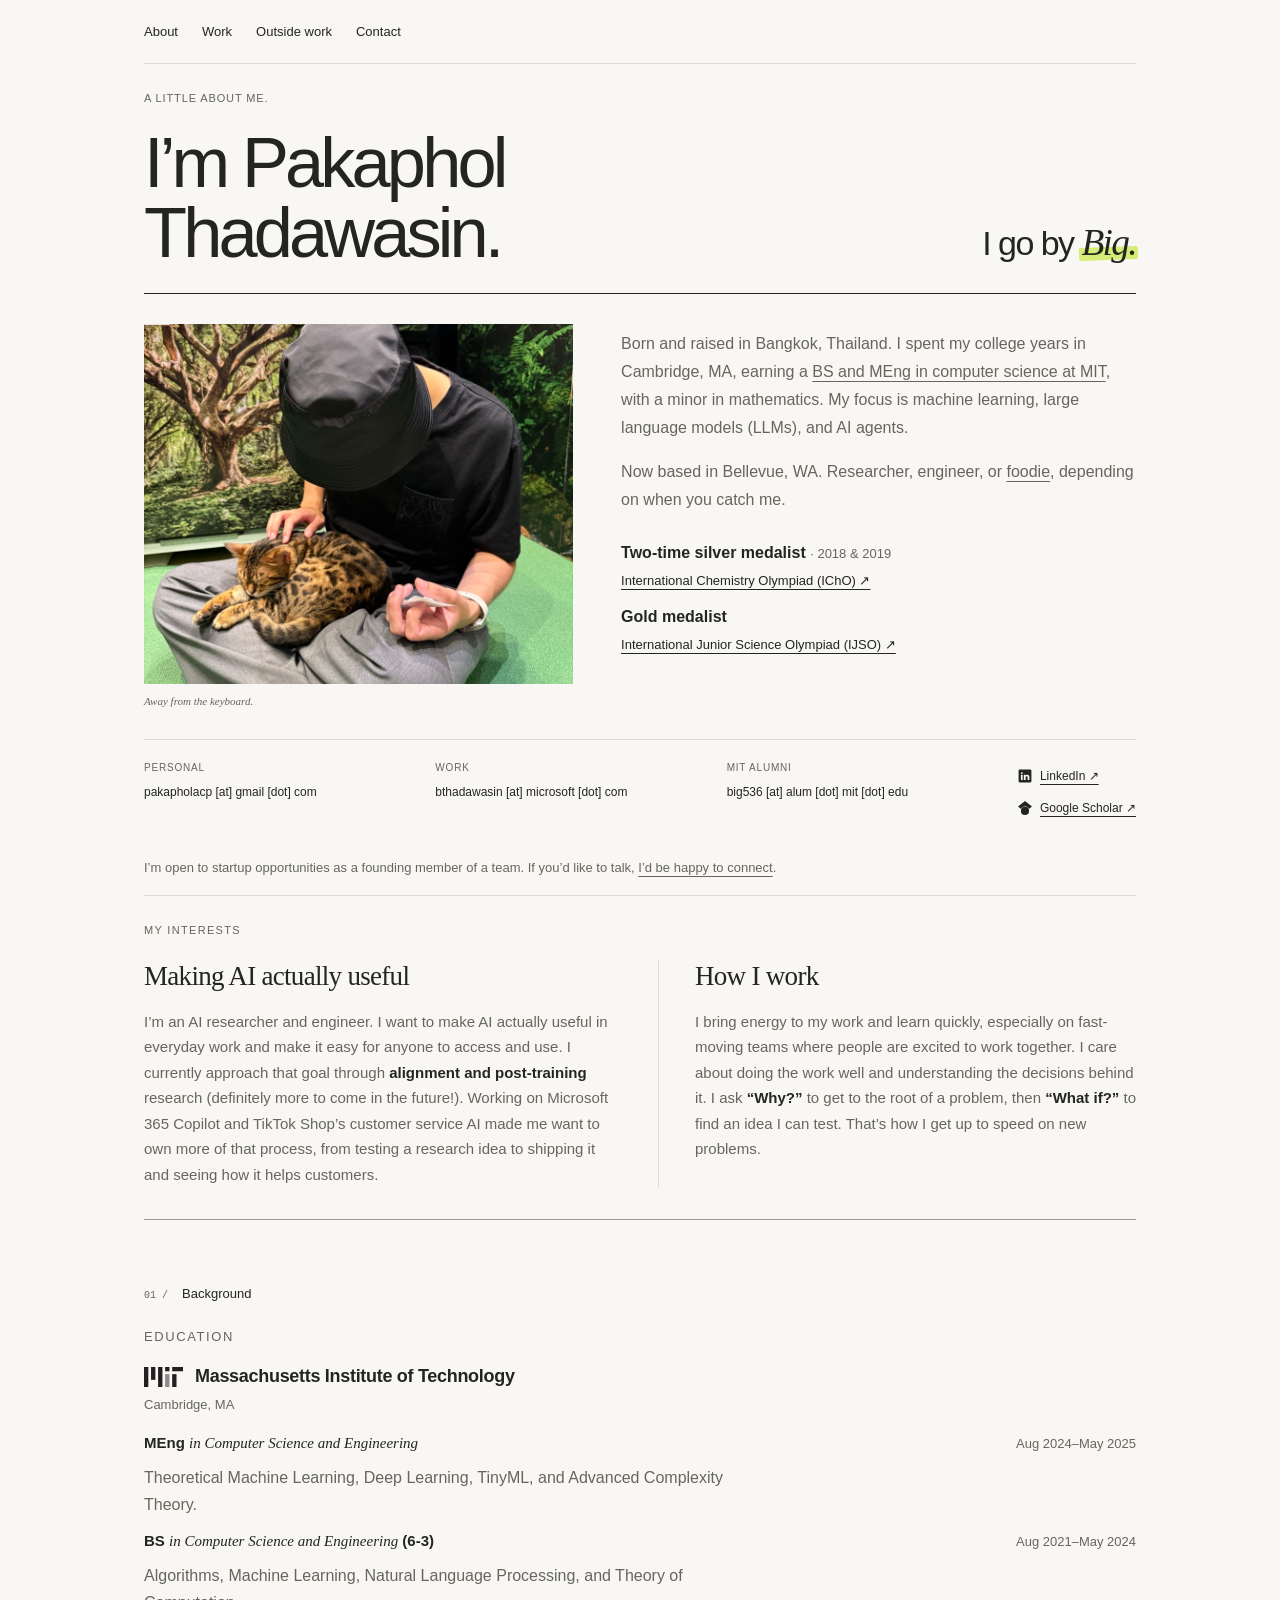
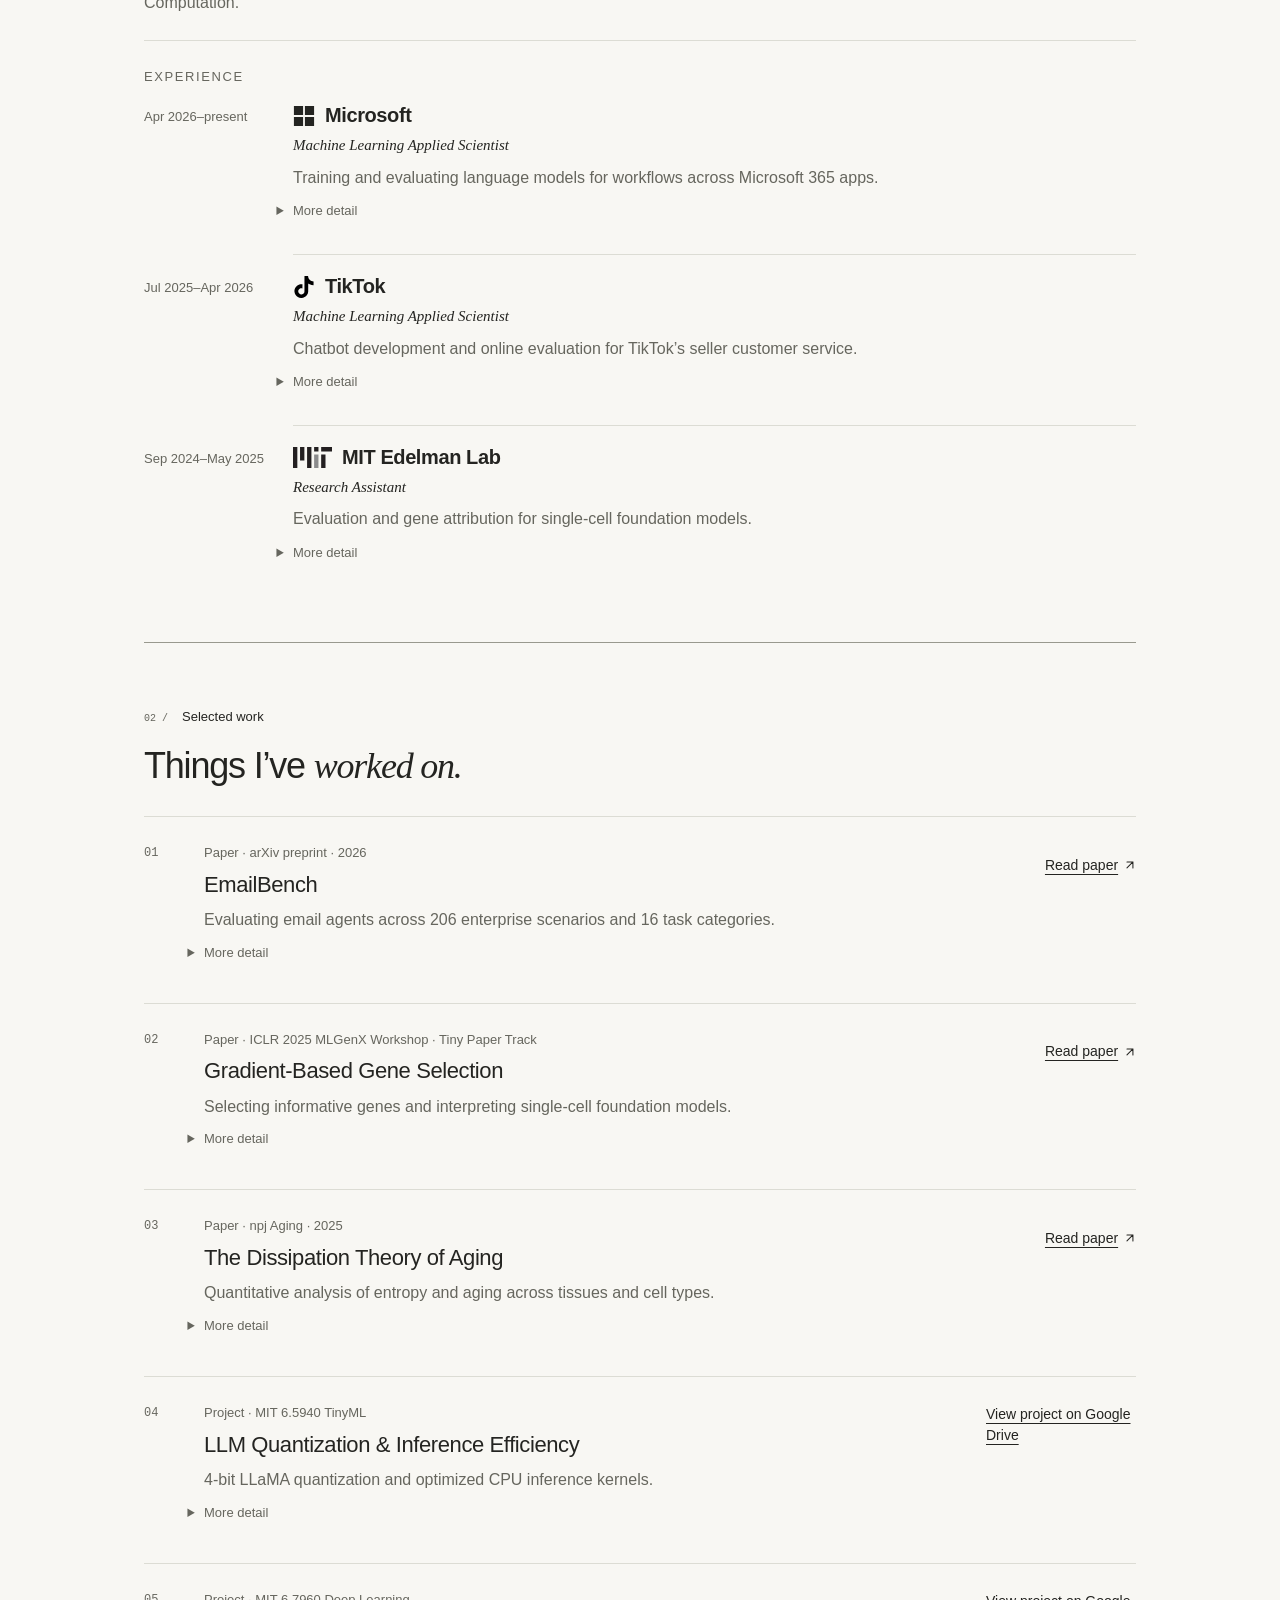
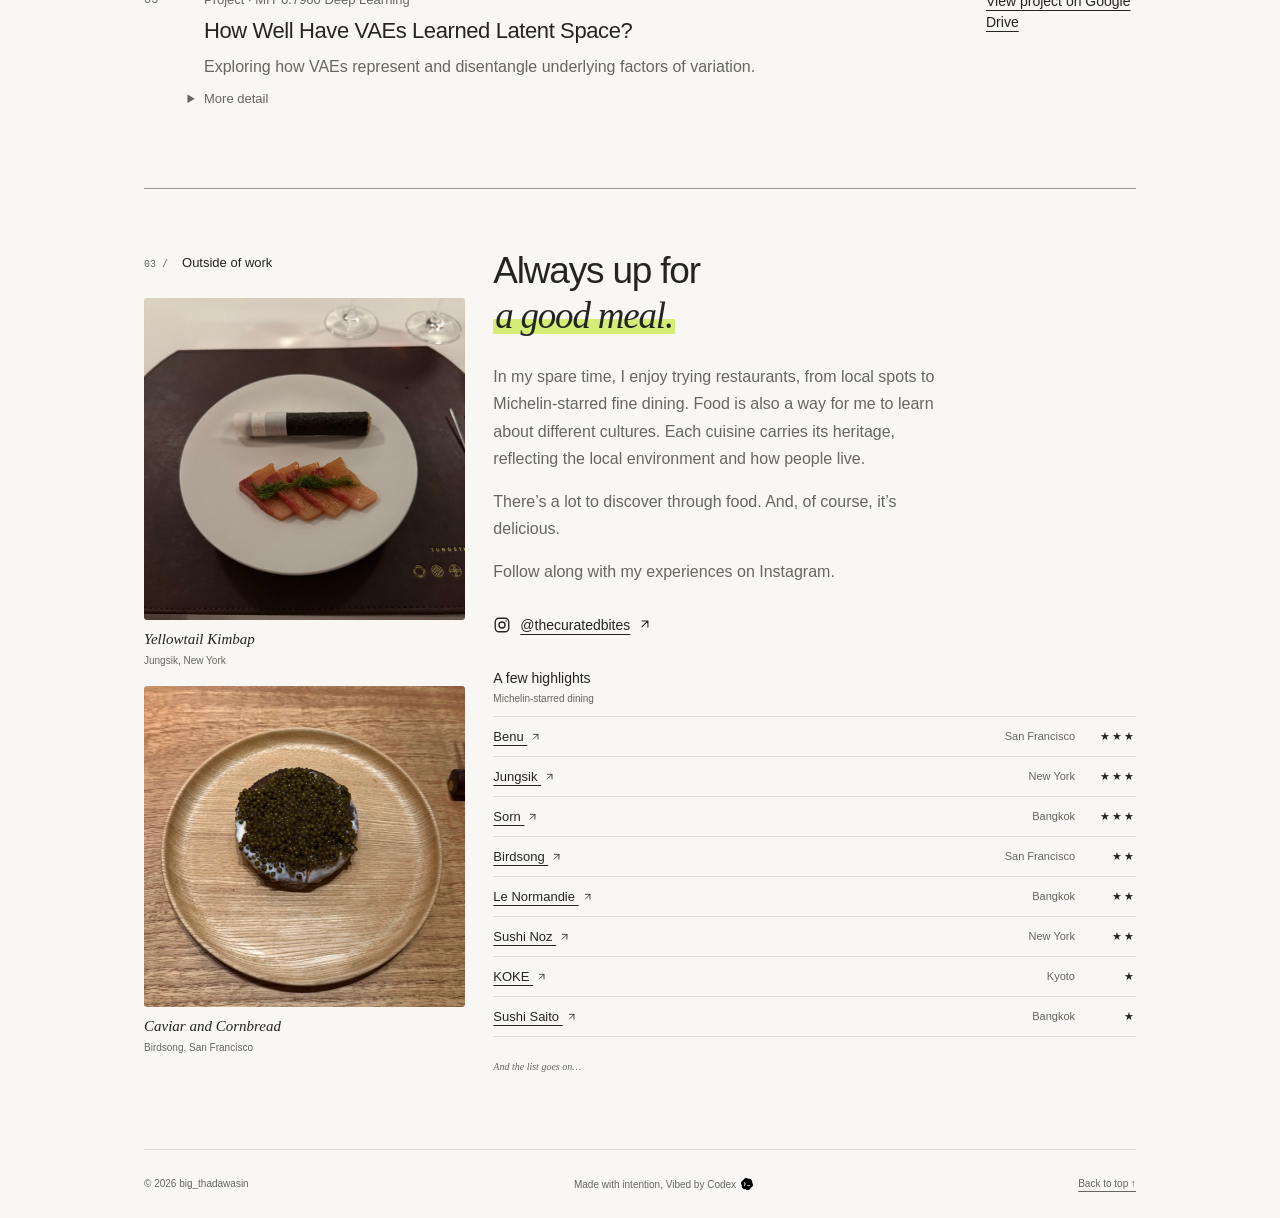
<file: docs/index.html>
<!doctype html>
<html lang="en">
<head>
  <meta charset="UTF-8">
  <meta name="viewport" content="width=device-width, initial-scale=1">
  <meta name="description" content="Big (Pakaphol Thadawasin), a Machine Learning Applied Scientist at Microsoft building and optimizing Copilot. MIT graduate with BS and MEng degrees.">
  <title>Big — Pakaphol Thadawasin</title>
  <link rel="stylesheet" href="style.css?v=20261025-opening-spread1">
</head>
<body>
  <a class="skip-link" href="#main">Skip to content</a>
  <div class="page">
    <header>
      <nav aria-label="Main navigation"><a href="#about">About</a><a href="#work">Work</a><a href="#outside-work">Outside work</a><a href="#contact">Contact</a></nav>
    </header>
    <main id="main">
      <section class="hero magazine-opening" aria-labelledby="intro-title">
        <div class="hero-title-group"><p class="intro-eyebrow">A little about me.</p><h1 id="intro-title"><span class="opening-name">I’m Pakaphol<br>Thadawasin.</span><span class="name-nickname">I go by <em>Big.</em></span></h1>
        </div>
          <figure class="intro-photo"><img src="assets/big-with-cat.jpg" alt="Big sitting with a sleeping cat on his lap" width="900" height="1200" decoding="async"><figcaption>Away from the keyboard.</figcaption></figure>
        <div class="hero-bottom">
          <div class="intro-copy">
            <p class="intro-background">Born and raised in Bangkok, Thailand. I spent my college years in Cambridge, MA, earning a <a href="https://www.eecs.mit.edu/">BS and MEng in computer science at MIT</a>, with a minor in mathematics. My focus is machine learning, large language models (LLMs), and AI agents.</p>
            <p class="intro-background">Now based in Bellevue, WA. Researcher, engineer, or <a href="#outside-work">foodie</a>, depending on when you catch me.</p>

          </div>
          <section class="intro-honors" aria-label="Olympiad honors">
            <div>
              <p class="honors-award">Two-time silver medalist <span class="honors-date">· 2018 &amp; 2019</span></p>
              <a href="https://www.icho-official.org/results/country_info.php?country=Thailand">International Chemistry Olympiad (IChO) ↗</a>
            </div>
            <div>
              <p class="honors-award">Gold medalist</p>
              <a href="https://ijsoweb.org/">International Junior Science Olympiad (IJSO) ↗</a>
            </div>
          </section>

        </div>
          <div id="contact" class="hero-contact" aria-label="Contact information">
            <dl>
              <div><dt>Personal</dt><dd>pakapholacp [at] gmail [dot] com</dd></div>
              <div><dt>Work</dt><dd>bthadawasin [at] microsoft [dot] com</dd></div>
              <div><dt>MIT alumni</dt><dd>big536 [at] alum [dot] mit [dot] edu</dd></div>
            </dl>
            <div class="hero-socials"><a href="https://www.linkedin.com/in/pakaphol-thadawasin-783b68256/"><svg class="social-icon" viewBox="0 0 24 24" width="18" height="18" aria-hidden="true" focusable="false"><rect x="1" y="1" width="22" height="22" rx="2" fill="currentColor"/><g fill="var(--paper)"><circle cx="6.5" cy="7" r="1.5"/><path d="M5 10h3v9H5zM10 10h2.9v1.2c.6-.9 1.5-1.5 2.9-1.5 3.1 0 3.7 2 3.7 4.6V19h-3v-4.2c0-1 0-2.3-1.5-2.3s-1.9 1.1-1.9 2.2V19H10z"/></g></svg><span>LinkedIn ↗</span></a><a href="https://scholar.google.com/citations?user=uV_AudkAAAAJ&amp;hl=en"><svg class="social-icon" viewBox="0 0 24 24" width="18" height="18" aria-hidden="true" focusable="false" fill="currentColor"><path d="M12 0 0 9.5l4.84 3.94a8 8 0 0 1 14.32 0L24 9.5Z"/><circle cx="12" cy="17" r="7"/></svg><span>Google Scholar ↗</span></a></div>
          </div>
      </section>
      <p class="interest-connect">I’m open to startup opportunities as a founding member of a team. If you’d like to talk, <a href="#contact">I’d be happy to connect</a>.</p>
      <section class="research-interests" aria-labelledby="interests-title">
        <h2 id="interests-title">My interests</h2>
        <div class="interest-columns">
          <div>
            <h3>Making AI actually useful</h3>
            <p>I’m an AI researcher and engineer. I want to make AI actually useful in everyday work and make it easy for anyone to access and use. I currently approach that goal through <mark class="text-highlight">alignment and post-training</mark> research (definitely more to come in the future!). Working on Microsoft 365 Copilot and TikTok Shop’s customer service AI made me want to own more of that process, from testing a research idea to shipping it and seeing how it helps customers.</p>
          </div>
          <div>
            <h3>How I work</h3>
            <p>I bring energy to my work and learn quickly, especially on fast-moving teams where people are excited to work together. I care about doing the work well and understanding the decisions behind it. I ask <mark class="text-highlight">“Why?”</mark> to get to the root of a problem, then <mark class="text-highlight">“What if?”</mark> to find an idea I can test. That’s how I get up to speed on new problems.</p>
          </div>
        </div>
      </section>
      <section id="about" class="section about" aria-labelledby="about-title">
        <div class="about-aside">
          <div class="section-label"><span>01 /</span><h2 id="about-title">Background</h2></div>

        </div>
        <div class="section-content">
          <div class="education">
            <p class="eyebrow-label">Education</p>
            <h3 class="institution"><img class="brand-logo mit-logo" src="assets/mit.svg" alt="" width="39" height="20">Massachusetts Institute of Technology</h3>
            <p class="education-location">Cambridge, MA</p>
            <div class="degree">
              <div class="degree-heading"><h4>MEng <em>in Computer Science and Engineering</em></h4><span>Aug 2024–May 2025</span></div>
              <p>Theoretical Machine Learning, Deep Learning, TinyML, and Advanced Complexity Theory.</p>
            </div>
            <div class="degree">
              <div class="degree-heading"><h4>BS <em>in Computer Science and Engineering</em> <strong>(6-3)</strong></h4><span>Aug 2021–May 2024</span></div>
              <p>Algorithms, Machine Learning, Natural Language Processing, and Theory of Computation.</p>
            </div>
          </div>
          <div id="experience" class="about-experience">
          <p class="eyebrow-label">Experience</p>
          <ol class="experience-list">
            <li><p class="experience-date">Apr 2026–present</p><div><h3><img class="brand-logo" src="assets/microsoft.svg" alt="" width="24" height="24">Microsoft</h3><p class="experience-role">Machine Learning Applied Scientist</p><p class="experience-summary">Training and evaluating language models for workflows across Microsoft 365 apps.</p><details class="background-detail"><summary>More detail</summary>
              <p class="body-copy">I train <strong>sub-frontier language models</strong> to perform well on tasks that span Microsoft 365 apps such as Word, PowerPoint, and Excel. My work covers <strong>agentic mid-training and post-training</strong>, including supervised fine-tuning (SFT), on- and off-policy knowledge distillation, and reinforcement learning.</p>
              <p class="body-copy">For <a href="https://microsoft.ai/news/introducing-mai-code-2-and-mai-code-2-flash/">MAI Work Flash ↗</a>, I contributed to cross-app post-training. My main contributions include defining tasks and rewards, building synthetic training datasets, setting benchmark goals, evaluating model checkpoints, analyzing where models struggle, and contributing to reinforcement learning environments. We partnered with the MAI Super Intelligence team to incorporate our data into the broader training mix and recommend how to train on it. We also work closely with Microsoft 365 product teams to understand how each app works and how customers use it.</p>
              <p class="body-copy">Earlier, I helped build and ship <a href="https://www.linkedin.com/posts/satyanadella_agent-mode-is-here-in-outlook-copilot-can-activity-7454646422165012480-Q1Be">Agent Mode in Outlook ↗</a>, built classifiers for an LLM router (including BERT and random forest models), and developed a multi-agent system that iteratively refines its own work. I enjoy working across products because it helps me understand how customers use them and where we can make their work easier.</p></details></div></li>
            <li><p class="experience-date">Jul 2025–Apr 2026</p><div><h3><img class="brand-logo" src="assets/tiktok.svg" alt="" width="24" height="24">TikTok</h3><p class="experience-role">Machine Learning Applied Scientist</p><p class="experience-summary">Chatbot development and online evaluation for TikTok’s seller customer service.</p><details class="background-detail"><summary>More detail</summary><p class="body-copy">In customer service, issues can quickly affect customer satisfaction, so detecting and understanding them in production is essential. I developed features that <strong>connected different service domains</strong> within TikTok’s seller customer-service chatbot, giving users a unified experience. I also worked on <strong>online evaluation</strong>, using <strong>production experiments</strong> to guide decisions and quickly detect and analyze issues affecting the customer experience.</p></details></div></li>
            <li><p class="experience-date">Sep 2024–May 2025</p><div><h3><img class="brand-logo mit-logo" src="assets/mit.svg" alt="" width="24" height="24">MIT Edelman Lab</h3><p class="experience-role">Research Assistant</p><p class="experience-summary">Evaluation and gene attribution for single-cell foundation models.</p><details class="background-detail"><summary>More detail</summary><p class="body-copy">I researched how to capture the interplay between genotype and phenotype, advised by <a href="https://edelmanlab.mit.edu/elazer-edelman/">Prof. Elazer Edelman</a>. One approach involved training models and using <strong>explainable AI methods</strong> to visualize and interpret the relationships they learned. This included developing <strong>evaluation and gene-attribution methods</strong> for <strong>single-cell foundation models</strong>. I contributed to this research under the mentorship of Farhan Khodaee and Rohola Zandie, who later co-founded <a href="https://www.absentia.bio/">Absentia Labs</a>, building on this broader research direction.</p></details></div></li>
          </ol>
          </div>

        </div>
      </section>
      <section id="work" class="section work" aria-labelledby="work-title">
        <div class="section-label"><span>02 /</span><h2 id="work-title">Selected work</h2></div>
        <div class="section-content"><p class="large-copy">Things I’ve <em>worked on.</em></p>
          <article class="project-card"><span class="project-number">01</span><div class="project-overview"><p class="project-meta">Paper · arXiv preprint · 2026</p><h3>EmailBench</h3><p class="project-description">Evaluating email agents across 206 enterprise scenarios and 16 task categories.</p><details class="project-more"><summary>More detail</summary><p>A Benchmark for Evaluating LLM Agents on Enterprise Email and Productivity Tasks. We introduce 206 scenarios across 16 task categories to evaluate whether email agents complete tasks, combining executable checks with language-model grading.</p></details></div><div class="project-links"><a href="https://arxiv.org/abs/2609.31906">Read paper <svg class="external-arrow" viewBox="0 0 16 16" width="12" height="12" aria-hidden="true" focusable="false" fill="none" stroke="currentColor" stroke-width="1.4" stroke-linecap="round" stroke-linejoin="round"><path d="M4 12 12 4M4 4h8v8"/></svg></a></div></article>
          <article class="project-card"><span class="project-number">02</span><div class="project-overview"><p class="project-meta">Paper · ICLR 2025 MLGenX Workshop · Tiny Paper Track</p><h3>Gradient-Based Gene Selection</h3><p class="project-description">Selecting informative genes and interpreting single-cell foundation models.</p><details class="project-more"><summary>More detail</summary><p>Gradient-Based Gene Selection for scRNA-seq Foundation Models. Research on gradient-based attribution for selecting informative genes and interpreting what a single-cell foundation model learns.</p></details></div><div class="project-links"><a href="https://openreview.net/forum?id=1MPTY6JaQc">Read paper <svg class="external-arrow" viewBox="0 0 16 16" width="12" height="12" aria-hidden="true" focusable="false" fill="none" stroke="currentColor" stroke-width="1.4" stroke-linecap="round" stroke-linejoin="round"><path d="M4 12 12 4M4 4h8v8"/></svg></a></div></article>
          <article class="project-card"><span class="project-number">03</span><div class="project-overview"><p class="project-meta">Paper · npj Aging · 2025</p><h3>The Dissipation Theory of Aging</h3><p class="project-description">Quantitative analysis of entropy and aging across tissues and cell types.</p><details class="project-more"><summary>More detail</summary><p>My contribution focused on quantitative analysis, including entropy analysis and plots showing how entropy distributions evolve with age across tissues and cell types.</p></details></div><div class="project-links"><a href="https://www.nature.com/articles/s41514-025-00277-2">Read paper <svg class="external-arrow" viewBox="0 0 16 16" width="12" height="12" aria-hidden="true" focusable="false" fill="none" stroke="currentColor" stroke-width="1.4" stroke-linecap="round" stroke-linejoin="round"><path d="M4 12 12 4M4 4h8v8"/></svg></a></div></article>
          <article class="project-card"><span class="project-number">04</span><div class="project-overview"><p class="project-meta">Project · MIT 6.5940 TinyML</p><h3>LLM Quantization &amp; Inference Efficiency</h3><p class="project-description">4-bit LLaMA quantization and optimized CPU inference kernels.</p><details class="project-more"><summary>More detail</summary><p>I explored 4-bit weights and activations for LLaMA through post-training quantization and quantization-aware training. I also wrote ARM NEON and x86 AVX2 kernels for INT4 matrix multiplication in on-device LLaMA2-7B inference, using vectorized dequantization and multithreading.</p></details></div><div class="project-links"><a href="https://drive.google.com/file/d/1XyZm2kGVPGnKgIUkBfxxNIs_P8qUXDtz/view?usp=drive_link">View project on Google Drive</a></div></article>
          <article class="project-card"><span class="project-number">05</span><div class="project-overview"><p class="project-meta">Project · MIT 6.7960 Deep Learning</p><h3>How Well Have VAEs Learned Latent Space?</h3><p class="project-description">Exploring how VAEs represent and disentangle underlying factors of variation.</p><details class="project-more"><summary>More detail</summary><p>I investigated disentanglement in the latent representations learned by variational autoencoders (VAEs), examining how they represent underlying factors of variation.</p></details></div><div class="project-links"><a href="https://drive.google.com/drive/folders/12KWWqJ51ZIN9FF7_DUybjLlj4yUF0zk3?usp=drive_link">View project on Google Drive</a></div></article>
        </div>
      </section>
      <section id="outside-work" class="section" aria-labelledby="outside-work-title">
        <div class="food-aside">
        <div class="section-label"><span>03 /</span><h2 id="outside-work-title">Outside of work</h2></div>
        <div class="food-gallery" aria-label="Food photography">
          <figure class="food-photo">
            <a href="assets/fish-and-hand-roll.jpg" aria-label="View larger photo: Yellowtail kimbap at Jungsik"><img src="assets/fish-and-hand-roll.jpg" alt="Yellowtail kimbap at Jungsik" width="750" height="1000" loading="lazy" decoding="async"></a>
            <figcaption><em>Yellowtail Kimbap</em><span>Jungsik, New York</span></figcaption>
          </figure>
          <figure class="food-photo">
            <a href="assets/caviar-closeup.jpg" aria-label="View larger photo: Caviar and cornbread at Birdsong"><img src="assets/caviar-closeup.jpg" alt="Caviar and cornbread at Birdsong" width="563" height="1000" loading="lazy" decoding="async"></a>
            <figcaption><em>Caviar and Cornbread</em><span>Birdsong, San Francisco</span></figcaption>
          </figure>
        </div>
        </div>
        <div class="section-content">
          <p class="large-copy">Always up for<br><em><mark class="text-highlight">a good meal.</mark></em></p>
          <p class="body-copy">In my spare time, I enjoy trying restaurants, from local spots to Michelin-starred fine dining. Food is also a way for me to learn about different cultures. Each cuisine carries its heritage, reflecting the local environment and how people live.</p>
          <p class="body-copy food-reflection">There’s a lot to discover through food. And, of course, it’s delicious.</p>
          <p class="body-copy food-follow">Follow along with my experiences on Instagram.</p>
          <a class="instagram-link" href="https://www.instagram.com/thecuratedbites/?hl=en">
            <svg class="social-icon" viewBox="0 0 24 24" aria-hidden="true" focusable="false" fill="none" stroke="currentColor" stroke-width="1.8"><rect x="3" y="3" width="18" height="18" rx="5"/><circle cx="12" cy="12" r="4"/><circle cx="17.5" cy="6.5" r="1" fill="currentColor" stroke="none"/></svg>
            <span>@thecuratedbites</span><span aria-hidden="true"><svg class="external-arrow" viewBox="0 0 16 16" width="12" height="12" aria-hidden="true" focusable="false" fill="none" stroke="currentColor" stroke-width="1.4" stroke-linecap="round" stroke-linejoin="round"><path d="M4 12 12 4M4 4h8v8"/></svg></span>
          </a>
          <div class="restaurant-highlights">
            <h3>A few highlights</h3>
            <p class="restaurant-note">Michelin-starred dining</p>
            <ul class="restaurant-list">
              <li><a href="https://www.benusf.com/info/">Benu <span aria-hidden="true"><svg class="external-arrow" viewBox="0 0 16 16" width="12" height="12" aria-hidden="true" focusable="false" fill="none" stroke="currentColor" stroke-width="1.4" stroke-linecap="round" stroke-linejoin="round"><path d="M4 12 12 4M4 4h8v8"/></svg></span></a><span class="restaurant-city">San Francisco</span><span class="restaurant-stars" role="img" aria-label="3 Michelin stars">★★★</span></li>
              <li><a href="https://www.jungsik.com/">Jungsik <span aria-hidden="true"><svg class="external-arrow" viewBox="0 0 16 16" width="12" height="12" aria-hidden="true" focusable="false" fill="none" stroke="currentColor" stroke-width="1.4" stroke-linecap="round" stroke-linejoin="round"><path d="M4 12 12 4M4 4h8v8"/></svg></span></a><span class="restaurant-city">New York</span><span class="restaurant-stars" role="img" aria-label="3 Michelin stars">★★★</span></li>
              <li><a href="https://www.sornfinesouthern.com/">Sorn <span aria-hidden="true"><svg class="external-arrow" viewBox="0 0 16 16" width="12" height="12" aria-hidden="true" focusable="false" fill="none" stroke="currentColor" stroke-width="1.4" stroke-linecap="round" stroke-linejoin="round"><path d="M4 12 12 4M4 4h8v8"/></svg></span></a><span class="restaurant-city">Bangkok</span><span class="restaurant-stars" role="img" aria-label="3 Michelin stars">★★★</span></li>
              <li><a href="https://www.birdsongsf.com/">Birdsong <span aria-hidden="true"><svg class="external-arrow" viewBox="0 0 16 16" width="12" height="12" aria-hidden="true" focusable="false" fill="none" stroke="currentColor" stroke-width="1.4" stroke-linecap="round" stroke-linejoin="round"><path d="M4 12 12 4M4 4h8v8"/></svg></span></a><span class="restaurant-city">San Francisco</span><span class="restaurant-stars" role="img" aria-label="2 Michelin stars">★★</span></li>
              <li><a href="https://www.anne-sophie-pic.com/anne-sophie-pic-at-le-normandie-bangkok">Le Normandie <span aria-hidden="true"><svg class="external-arrow" viewBox="0 0 16 16" width="12" height="12" aria-hidden="true" focusable="false" fill="none" stroke="currentColor" stroke-width="1.4" stroke-linecap="round" stroke-linejoin="round"><path d="M4 12 12 4M4 4h8v8"/></svg></span></a><span class="restaurant-city">Bangkok</span><span class="restaurant-stars" role="img" aria-label="2 Michelin stars">★★</span></li>
              <li><a href="https://www.sushinoz.com/">Sushi Noz <span aria-hidden="true"><svg class="external-arrow" viewBox="0 0 16 16" width="12" height="12" aria-hidden="true" focusable="false" fill="none" stroke="currentColor" stroke-width="1.4" stroke-linecap="round" stroke-linejoin="round"><path d="M4 12 12 4M4 4h8v8"/></svg></span></a><span class="restaurant-city">New York</span><span class="restaurant-stars" role="img" aria-label="2 Michelin stars">★★</span></li>
              <li><a href="https://ido-kyoto.com/koke/">KOKE <span aria-hidden="true"><svg class="external-arrow" viewBox="0 0 16 16" width="12" height="12" aria-hidden="true" focusable="false" fill="none" stroke="currentColor" stroke-width="1.4" stroke-linecap="round" stroke-linejoin="round"><path d="M4 12 12 4M4 4h8v8"/></svg></span></a><span class="restaurant-city">Kyoto</span><span class="restaurant-stars" role="img" aria-label="1 Michelin star">★</span></li>
              <li><a href="https://sushisaitothailand.com/">Sushi Saito <span aria-hidden="true"><svg class="external-arrow" viewBox="0 0 16 16" width="12" height="12" aria-hidden="true" focusable="false" fill="none" stroke="currentColor" stroke-width="1.4" stroke-linecap="round" stroke-linejoin="round"><path d="M4 12 12 4M4 4h8v8"/></svg></span></a><span class="restaurant-city">Bangkok</span><span class="restaurant-stars" role="img" aria-label="1 Michelin star">★</span></li>
            </ul>
            <p class="restaurant-note"><em>And the list goes on…</em></p>
          </div>
        </div>
      </section>

    </main>
    <footer><span>© 2026 big_thadawasin</span><span class="footer-credit">Made with intention, Vibed by Codex <img src="assets/codex.svg" width="12" height="12" alt=""></span><a href="#">Back to top ↑</a></footer>
  </div>
  <script src="typing.js?v=20261025-name1"></script>
  <dialog id="photo-preview" class="photo-preview" aria-label="Food photo preview" aria-describedby="photo-preview-caption">
    <button class="preview-close" type="button" aria-label="Close photo preview">Close <svg viewBox="0 0 20 20" aria-hidden="true" fill="none" stroke="currentColor" stroke-width="1.4" stroke-linecap="round"><path d="m5 5 10 10M15 5 5 15"/></svg></button>
    <figure><img alt=""><figcaption id="photo-preview-caption"><span class="preview-dish"></span><span class="preview-restaurant"></span></figcaption></figure>
  </dialog>
  <script src="photo-preview.js?v=20261010-intro8"></script>
</body>
</html>
</file>
<file: docs/style.css>
:root{color-scheme:light;--paper:#f8f7f3;--ink:#242421;--muted:#66665e;--line:#dcdcd4;--accent:#d5ec76;font-family:Arial,Helvetica,sans-serif;color:var(--ink);background:var(--paper);font-synthesis:none}
*{box-sizing:border-box}html{scroll-behavior:auto;scroll-padding-top:40px}body{margin:0}a{color:inherit;text-decoration:underline;text-underline-offset:4px;text-decoration-thickness:1px}a:hover{text-decoration-thickness:2px}a:focus-visible,summary:focus-visible{outline:2px solid var(--ink);outline-offset:6px}::selection{background:var(--accent);color:var(--ink)}.page{max-width:1120px;padding:0 64px;margin:auto}header{height:120px;display:flex;align-items:center;justify-content:space-between;border-bottom:1px solid var(--line)}nav{margin-left:auto;display:flex;gap:32px;font-size:13px}nav a:last-child span{margin-left:5px}.hero{padding:86px 0 62px}h1{font-weight:400;font-size:clamp(58px,7.2vw,91px);line-height:1.05;letter-spacing:-.05em;margin:38px 0 42px}em{font-family:Georgia,'Times New Roman',serif;font-weight:400}h1 em{letter-spacing:-.045em}.hero-bottom{display:flex;align-items:center;justify-content:space-between;gap:24px}.hero-bottom p{font-size:15px;color:var(--muted);line-height:1.8;margin:0}.hero-bottom strong{font-weight:400;color:var(--ink)}.circle-link{text-decoration:none;border:1px solid var(--line);border-radius:50%;height:49px;width:49px;display:grid;place-items:center;font-size:22px;flex-shrink:0;transition:background .2s}.circle-link:hover{background:var(--accent);text-decoration:none}.section{border-top:1px solid var(--line);padding:60px 0 65px;display:grid;grid-template-columns:1fr 2fr;gap:28px}.section-label{display:flex;gap:14px;align-items:baseline;font-size:12px;padding-top:6px}.section-label>span{font-family:monospace;color:var(--muted);font-size:10px}h2{font-size:12px;font-weight:400;margin:0}.large-copy{font-size:37px;line-height:1.2;letter-spacing:-1.2px;margin:0 0 25px}.body-copy{font-size:14px;color:var(--muted);line-height:1.85;max-width:470px;margin:0}.small-facts{display:grid;grid-template-columns:1fr 1fr;gap:20px;margin-top:32px}.small-facts span{font:9px monospace;letter-spacing:1.3px;color:var(--muted)}.small-facts p{font-size:12px;margin:10px 0 0}.section-intro{font-size:23px;letter-spacing:-.6px;margin:0 0 29px}.project{border-top:1px solid var(--line)}.project:last-child{border-bottom:1px solid var(--line)}summary{display:flex;align-items:center;gap:20px;padding:25px 0;cursor:pointer;list-style:none}summary::-webkit-details-marker{display:none}.project-number{font:10px monospace;color:var(--muted);align-self:flex-start;padding-top:5px}summary strong{font-size:16px;font-weight:400;letter-spacing:-.3px}summary small{display:block;font-size:12px;line-height:1.6;color:var(--muted);margin-top:7px}.project-toggle{font-size:22px;font-weight:300;margin-left:auto;transition:transform .2s}details[open] .project-toggle{transform:rotate(45deg)}.project-detail{padding:0 35px 25px;font-size:13px;line-height:1.8;color:var(--muted)}.contact{padding-bottom:75px}footer{border-top:1px solid var(--line);padding:28px 0;display:flex;justify-content:space-between;gap:16px;color:var(--muted);font-size:10px}.draft-note{text-align:center;font-size:9px;color:var(--muted);padding:13px 0 24px;letter-spacing:.5px}.draft-note span{margin:0 6px}.skip-link{position:absolute;top:-80px;left:15px;background:var(--paper);padding:12px}.skip-link:focus{top:15px}
@media(min-width:1400px){.hero{padding-top:100px}}
@media(max-width:640px){.page{padding:0 25px}header{height:auto;min-height:88px;flex-wrap:wrap;gap:18px;padding:24px 0}nav{gap:18px;font-size:11px}.hero{padding:57px 0 45px}h1{font-size:58px;letter-spacing:-3px;margin:30px 0}h1 em{letter-spacing:-2.5px}.hero-bottom p{font-size:13px}.hero-bottom p br{display:none}.circle-link{width:40px;height:40px}.section{grid-template-columns:1fr;gap:30px;padding:35px 0 42px}.large-copy{font-size:33px}.body-copy{font-size:13px}.section-intro{font-size:22px}.section-label{gap:12px}.small-facts{gap:14px}summary{gap:13px}summary small{font-size:11px}.project-detail{padding-left:27px}footer{flex-wrap:wrap;font-size:9px}footer>span:nth-child(2){display:none}.draft-note{font-size:8px;letter-spacing:0}}
@media(prefers-reduced-motion:reduce){html{scroll-behavior:auto}*{transition:none!important}}

.contact-links{list-style:none;margin:30px 0 0;padding:0;font-size:14px}
.contact-links li{display:flex;align-items:baseline;justify-content:space-between;flex-wrap:wrap;gap:12px 20px;padding:16px 0;border-top:1px solid var(--line)}
.contact-links li:last-child{border-bottom:1px solid var(--line)}
.contact-label{font-size:12px;color:var(--muted)}
.email-value{min-width:0;overflow-wrap:anywhere;padding:8px 0;line-height:1.6}
.contact-links a{display:inline-block;padding:8px 0;overflow-wrap:anywhere}

.contact-links .social-link{display:inline-flex;align-items:center;gap:9px}
.social-icon{width:18px;height:18px;flex-shrink:0}

.about-photo{display:block;width:100%;max-width:250px;height:auto;margin-top:28px;border-radius:3px}
@media(max-width:640px){.about-photo{max-width:280px;margin-top:24px}}

.instagram-link{display:inline-flex;align-items:center;gap:9px;margin-top:22px;padding:8px 0;font-size:14px}

.food-gallery{display:flex;flex-direction:column;gap:18px;margin-top:28px}
.food-gallery a{display:block;border-radius:3px;overflow:hidden;text-decoration:none}
.food-gallery img{display:block;width:100%;height:auto;aspect-ratio:1;object-fit:cover;object-position:center 60%}
.food-gallery .food-photo:nth-child(2) img{object-position:center 66%}
@media(max-width:640px){.food-aside{max-width:360px;width:100%}.food-gallery{margin-top:24px;gap:16px}}

.restaurant-highlights{margin-top:28px}
.restaurant-highlights h3{font-size:14px;font-weight:400;margin:0 0 7px}
.restaurant-note{font-size:10px;color:var(--muted);margin:0 0 12px}
.restaurant-list{list-style:none;padding:0;margin:0}
.restaurant-list li{display:grid;grid-template-columns:minmax(0,1fr) auto 45px;gap:16px;align-items:center;padding:12px 0;border-top:1px solid var(--line);font-size:13px}
.restaurant-list li:last-child{border-bottom:1px solid var(--line)}
.restaurant-list a span{font-size:11px;margin-left:4px}
.restaurant-city{font-size:11px;color:var(--muted)}
.restaurant-stars{font-size:11px;letter-spacing:2px;text-align:right;white-space:nowrap}
@media(max-width:380px){.restaurant-list li{gap:8px;font-size:12px}.restaurant-city{font-size:10px}}

nav a{text-decoration:none}

.project-detail p{margin:0}.project-links{display:flex;flex-wrap:wrap;gap:10px 20px;margin-top:16px}



.food-photo{margin:0}.food-photo figcaption{margin-top:9px;font-size:11px;line-height:1.5;color:var(--muted)}

.food-photo figcaption em{display:block;font-size:15px;line-height:1.4;color:var(--ink)}.food-photo figcaption span{display:block;margin-top:3px;font-size:10px}

.experience-list{list-style:none;margin:0;padding:0}
.experience-list li{display:grid;grid-template-columns:125px minmax(0,1fr);gap:20px;padding:25px 0;border-bottom:1px solid var(--line)}
.experience-list li:first-child{padding-top:0}
.experience-date{font-size:11px;line-height:1.6;color:var(--muted);margin:3px 0 0}
.experience-list h3{font-size:19px;letter-spacing:-.4px;font-weight:400;margin:0 0 7px}
.experience-role{font-size:12px;margin:0 0 12px;color:var(--ink);line-height:1.5}
@media(max-width:800px){.experience-list li{grid-template-columns:1fr;gap:10px}}

.hero-bottom p{max-width:660px}

.about-facts{margin-top:0;margin-bottom:32px}.about-experience{scroll-margin-top:40px}

/* Education and experience share a quiet typographic hierarchy. */
.eyebrow-label{font-size:10px;text-transform:uppercase;letter-spacing:1.6px;color:var(--muted);margin:0 0 20px}
.education{margin:34px 0 38px;padding-bottom:30px;border-bottom:1px solid var(--line)}
.institution{display:flex;align-items:center;gap:12px;font-size:18px;line-height:1.4;font-weight:600;letter-spacing:-.3px;margin:0}
.brand-logo{display:inline-block;width:22px;height:22px;object-fit:contain;flex-shrink:0}
.brand-logo.mit-logo{width:39px;height:22px}
.education-location{font-size:11px;color:var(--muted);margin:9px 0 25px}
.degree+.degree{margin-top:23px}
.degree-heading h4{font-size:15px;line-height:1.5;margin:0 0 5px;font-weight:600}
.degree-heading h4 em{font-weight:400;font-style:normal}
.degree-heading>span{font-size:11px;color:var(--muted);font-variant-numeric:tabular-nums}
.degree>p{font-size:12px;line-height:1.8;color:var(--muted);max-width:470px;margin:9px 0 0}
.degree .course-number{font-size:12px;color:var(--ink);font-weight:600;margin-top:9px}
.experience-list h3{display:flex;align-items:center;gap:10px;font-weight:600;font-size:20px}
.experience-role{font-family:Georgia,serif;font-style:italic;font-size:15px}
@media(max-width:640px){.institution{font-size:16px}.education{margin-top:28px}.degree-heading h4{font-size:14px}}

/* An editorial opening: display type balanced by a narrow biography. */
.hero{display:grid;grid-template-columns:minmax(0,1.55fr) minmax(0,1fr);gap:clamp(32px,5vw,76px);align-items:end;padding:72px 0 70px}
.hero h1{font-size:clamp(54px,6.5vw,86px);line-height:1.02;letter-spacing:-.06em;margin:0}
.hero-heading-about,.hero-heading-work{display:block}
.hero-heading-about{font-weight:500}
.hero-heading-work{margin-top:30px;font-size:.78em;line-height:1.08;letter-spacing:-.045em}
.hero h1 em{display:inline-block;margin-left:.45em;font-size:1.28em;line-height:1.08;letter-spacing:-.055em}
.hero-bottom{display:flex;flex-direction:column;align-items:flex-start;gap:28px;border-top:1px solid var(--ink);padding-top:22px;padding-bottom:5px}
.hero-bottom p{font-size:14px;line-height:1.9;max-width:34ch;text-wrap:pretty}
.hero-bottom strong{font-weight:600}
.hero .circle-link{width:46px;height:46px;border-color:var(--ink);transition:background .2s,transform .2s}
.hero .circle-link:hover{background:var(--ink);color:var(--paper);transform:translateY(3px)}
@media(max-width:700px){.hero{grid-template-columns:1fr;gap:36px;padding:48px 0}.hero h1{font-size:clamp(55px,11vw,76px)}.hero-heading-work{margin-top:23px}.hero-bottom{display:grid;grid-template-columns:minmax(0,1fr) auto;align-items:end;gap:20px;padding-top:20px}.hero-bottom p{font-size:13px;max-width:43ch}.hero .circle-link{width:40px;height:40px}}

.about .education{margin-top:0}.degree-heading h4 em{font-style:italic}

nav{flex-wrap:wrap;justify-content:flex-end;gap:14px 28px}nav a{padding:6px 0}nav a:hover{color:var(--muted)}
@media(max-width:640px){nav{gap:8px 20px;font-size:11px}}

.hero-credit{display:flex;align-items:center;gap:5px;margin:22px 0 0 .3em;font-family:monospace;font-size:10px;line-height:1.5;color:var(--muted);letter-spacing:-.2px}.hero-credit svg{transform:rotate(-8deg)}

.hero-title-group{width:fit-content;max-width:100%}.hero-credit{justify-content:flex-end;margin:12px 0 0}.hero-credit img{display:block;width:14px;height:14px}

/* Keep the opening headline and biography visually connected. */
.hero{grid-template-columns:minmax(0,1.15fr) minmax(0,1fr);gap:36px;align-items:center}
.hero h1{font-size:clamp(40px,4.65vw,61px);line-height:1.12;letter-spacing:-.05em}
.hero-heading-about{white-space:nowrap}
.hero-heading-work{font-size:1em;margin-top:20px;line-height:1.12}
.hero h1 em{font-size:1.08em;margin-left:.25em;letter-spacing:-.045em}
.hero-bottom{border-top:0;padding:0;gap:23px}
.hero-bottom p{font-size:14px;line-height:1.8;max-width:none}
.hero-credit{font-size:9px;color:#77776f;margin-top:10px;gap:4px}
.hero-credit img{width:12px;height:12px;opacity:.65}
@media(max-width:900px) and (min-width:701px){.hero{gap:28px}.hero h1{font-size:clamp(32px,4.5vw,41px)}.hero-bottom p{font-size:13px}}
@media(max-width:700px){.hero{grid-template-columns:1fr;gap:30px;align-items:start}.hero h1{font-size:clamp(32px,6.8vw,47px)}.hero-bottom{padding-top:0}.hero-bottom p{font-size:13px}.hero-heading-work{margin-top:17px}}

.external-arrow{display:inline-block;width:.85em;height:.85em;vertical-align:-.05em;flex-shrink:0}

.typing-char{visibility:hidden}.typing-char.typed{visibility:visible}
.typing-cursor{position:relative}.typing-cursor::after{content:"";position:absolute;right:-.06em;top:.12em;height:.85em;border-right:1px solid currentColor;animation:typing-blink .7s step-end infinite}
@keyframes typing-blink{50%{opacity:0}}
/* Keep the credit's text as one flex item while its letters are revealed. */
.hero-credit{display:block;text-align:right}.hero-credit img{display:inline-block;vertical-align:-2px;margin:0 3px}
@media(prefers-reduced-motion:reduce){.typing-char{visibility:visible}.typing-cursor::after{display:none}}

/* Full-screen gallery keeps the photograph separate from the page. */
.preview-open{overflow:hidden}
.photo-preview{position:fixed;inset:0;width:100%;height:100%;height:100dvh;max-width:none;max-height:none;margin:0;padding:76px 32px 28px;border:0;background:rgba(20,20,18,.97);color:#f8f7f3;overflow:auto}
.photo-preview[open]{display:flex;align-items:center;justify-content:center}
.photo-preview::backdrop{background:#141412}
.preview-close{position:absolute;top:20px;right:24px;display:flex;align-items:center;justify-content:center;gap:10px;min-height:44px;padding:10px 16px;border:1px solid #ffffff40;border-radius:999px;background:transparent;color:inherit;font:12px Arial,sans-serif;letter-spacing:.03em;cursor:pointer;transition:background .15s}
.preview-close svg{width:16px;height:16px}.preview-close:hover{background:#ffffff15}.preview-close:focus-visible{outline:2px solid #f8f7f3;outline-offset:4px}
.photo-preview figure{margin:0;max-width:100%;text-align:center}
.photo-preview img{display:block;max-width:100%;max-height:calc(100vh - 192px);max-height:calc(100dvh - 192px);width:auto;height:auto;margin:auto;object-fit:contain;border-radius:2px}
.photo-preview figcaption{margin-top:20px;line-height:1.5}
.preview-dish{display:block;font-family:Georgia,serif;font-style:italic;font-size:23px}
.preview-restaurant{display:block;margin-top:5px;font-size:11px;letter-spacing:.04em;color:#b9b8af}
@media(max-width:640px){.photo-preview{padding:72px 16px 24px}.preview-close{top:16px;right:16px}.photo-preview img{max-height:calc(100vh - 182px);max-height:calc(100dvh - 182px)}.photo-preview figcaption{margin-top:16px}.preview-dish{font-size:21px}}

/* On mobile, the food introduction and highlights come before the photos. */
@media(max-width:640px){
  .food-aside{display:contents}
  #outside-work>.section-content{order:1}
  #outside-work .food-gallery{order:2;margin-top:0}
  #outside-work .food-gallery{width:100%;max-width:360px}
}

/* Intro: personal note, biography, and a distinct research focus. */
.intro-copy{width:100%;max-width:none}
.hero-bottom .intro-name{font-size:20px;line-height:1.4;letter-spacing:-.5px;color:var(--ink);margin-bottom:18px}
.intro-name strong{font-weight:400}.intro-name em{font-size:1.24em}
.hero-bottom .intro-background{font-size:13px;line-height:1.8}
.intro-interest{border-top:1px solid var(--line);margin-top:24px;padding-top:18px}
.hero-bottom .interest-label{font-size:11px;letter-spacing:.02em;margin-bottom:8px}
.hero-bottom .interest-title{font-size:22px;line-height:1.2;letter-spacing:-.6px;color:var(--ink)}
.interest-title strong{font-weight:600}
.hero-bottom .interest-detail{font-size:14px;line-height:1.65;margin-top:10px}.interest-detail em{color:var(--ink);font-size:1.1em}
@media(max-width:700px){.hero-bottom{display:flex;align-items:flex-start;gap:22px}.hero-bottom .intro-copy br{display:initial}.intro-copy{max-width:45ch}.hero-bottom .intro-name{font-size:21px}.hero-bottom .interest-title{font-size:24px}.intro-interest{margin-top:22px}}

.food-reflection{margin-top:16px}.food-follow{margin-top:16px}

.restaurant-list + .restaurant-note{margin-top:24px}

.experience-list .body-copy + .body-copy{margin-top:16px}

/* Desktop opening: aligned introduction, compact contact details, separate interests. */
header{height:88px}
.hero{grid-template-columns:minmax(0,1.1fr) minmax(0,1fr);gap:72px;align-items:start;padding:52px 0 40px}
.hero h1{font-size:clamp(34px,4vw,52px);line-height:1.1}
.hero-heading-work{margin-top:16px}
.hero-title-group{width:100%}
.hero-credit{max-width:360px}
.hero-bottom{padding-top:3px;gap:24px}
.hero-bottom .intro-name{font-size:25px;line-height:1.4;margin-bottom:22px}
.hero-bottom .intro-background,.hero-bottom .intro-personal{font-size:15px;line-height:1.75}
.hero-bottom .intro-personal{margin-top:16px}
.hero-contact{margin-top:28px;font-size:11px;line-height:1.6}
.hero-contact dl{margin:0}
.hero-contact dl>div{display:grid;grid-template-columns:68px minmax(0,1fr);gap:12px;margin-top:5px}
.hero-contact dt{color:var(--muted)}.hero-contact dd{margin:0;overflow-wrap:anywhere}
.hero-socials{display:flex;gap:22px;margin-top:13px}.hero-socials a{padding:4px 0}
.research-interests{border-top:1px solid var(--line);padding:25px 0 32px}
.research-interests>h2{font-size:11px;color:var(--muted);margin-bottom:18px}
.interest-columns{display:grid;grid-template-columns:1.1fr 1fr;gap:72px}
.interest-columns h3{font-size:21px;letter-spacing:-.5px;font-weight:600;margin:0 0 10px}
.interest-columns p{font-size:14px;line-height:1.75;color:var(--muted);margin:0}
.interest-connect{font-size:12px;color:var(--muted);margin:0 0 20px}
@media(min-width:701px) and (max-width:1000px){.hero,.interest-columns{gap:36px}.hero h1{font-size:clamp(30px,4vw,40px)}.hero-bottom .intro-name{font-size:22px}}
@media(max-width:700px){.hero{grid-template-columns:1fr;gap:32px;padding:36px 0}.hero h1{font-size:clamp(32px,7.7vw,48px)}.hero-title-group{max-width:440px}.hero-credit{max-width:none}.hero-bottom .intro-name{font-size:23px}.hero-bottom .intro-background,.hero-bottom .intro-personal{font-size:14px}.interest-columns{grid-template-columns:1fr;gap:24px}.research-interests{padding:25px 0 32px}.hero-contact{font-size:11px}.hero-contact dl>div{grid-template-columns:62px minmax(0,1fr);gap:8px}}

/* Review: name-led introduction and visible project summaries. */
.hero{grid-template-areas:"title bio" "contact bio";grid-template-rows:auto auto;column-gap:72px;row-gap:26px;padding:48px 0}
.hero-title-group{grid-area:title}.hero-bottom{grid-area:bio;padding-top:37px}.hero-contact{grid-area:contact;margin:0}
.intro-eyebrow{font-size:14px;color:var(--muted);margin:0 0 16px}
.hero h1{font-size:clamp(40px,4.4vw,58px);line-height:1.06;letter-spacing:-.045em}
.name-nickname{display:block;font-size:.72em;margin-top:12px}.hero h1 em{margin:0;font-size:1.1em}
.hero-credit{font-size:10px;text-align:left;margin-top:16px}
.hero-bottom .intro-background,.hero-bottom .intro-personal,.interest-columns p,.body-copy,.degree>p,.project-more p{font-size:16px;line-height:1.7}
.hero-contact{font-size:13px}.hero-contact dl>div{grid-template-columns:76px minmax(0,1fr);gap:10px;margin-top:6px}
.hero-socials a{min-height:44px;display:inline-flex;align-items:center}.hero-socials{margin-top:8px}
nav{font-size:14px;gap:24px}nav a{min-height:44px;display:inline-flex;align-items:center}
.research-interests>h2,.interest-connect,.section-label,h2,.education-location,.degree-heading>span,.experience-date,.eyebrow-label{font-size:13px}
.work{grid-template-columns:1fr;gap:20px}.work .large-copy{font-size:36px;margin-bottom:28px}
.project-card{display:grid;grid-template-columns:24px minmax(0,1fr) auto;gap:24px;padding:26px 0;border-top:1px solid var(--line)}
.project-card:last-child{border-bottom:1px solid var(--line)}
.project-card .project-number{font-size:12px;padding-top:3px}
.project-meta{font-size:13px;color:var(--muted);margin:0 0 8px;line-height:1.5}
.project-overview h3{font-size:22px;font-weight:500;letter-spacing:-.4px;line-height:1.3;margin:0 0 8px}
.project-description{font-size:16px;line-height:1.6;color:var(--muted);margin:0}
.project-card .project-links{margin:0;align-self:start;font-size:14px;max-width:150px}
.project-links a{min-height:44px;display:inline-flex;align-items:center;gap:6px;line-height:1.5}
.project-more summary{display:list-item;list-style:disclosure-closed;font-size:13px;color:var(--muted);padding:12px 0;min-height:44px}
.project-more[open] summary{list-style:disclosure-open}.project-more summary::-webkit-details-marker{display:inline}
.project-more p{color:var(--muted);margin:0 0 8px;max-width:65ch}
@media(max-width:900px) and (min-width:701px){.hero{column-gap:36px}.hero-contact dl>div{grid-template-columns:1fr;gap:0;margin-top:10px}}
@media(max-width:700px){.hero{grid-template-areas:"title" "bio" "contact";grid-template-columns:1fr;gap:26px;padding:32px 0 36px}.hero h1{font-size:clamp(40px,10vw,58px)}.hero-bottom{padding:0}.hero-bottom .intro-copy{max-width:none}.hero-bottom .intro-background,.hero-bottom .intro-personal{font-size:16px}.hero .circle-link{display:none}.hero-contact{border-top:1px solid var(--line);padding-top:20px;font-size:13px}.hero-contact dl>div{grid-template-columns:76px minmax(0,1fr);gap:8px}.hero-credit{font-size:10px}.project-card{grid-template-columns:20px minmax(0,1fr);gap:10px 14px}.project-card .project-links{grid-column:2;max-width:none}.project-overview h3{font-size:20px}.work .large-copy{font-size:30px}nav{width:100%;justify-content:space-between;gap:4px;font-size:13px}header{padding:14px 0;min-height:72px;height:auto}.project-description{font-size:16px}}

/* Personal details and restrained hover feedback. */
.name-nickname em{position:relative;isolation:isolate}
.name-nickname em::before{content:"";position:absolute;z-index:-1;left:-.07em;right:-.06em;bottom:.08em;height:.36em;background:var(--accent);border-radius:2px;transform:rotate(-2deg)}
.intro-photo{width:180px;max-width:100%;margin:0;overflow:hidden;border-radius:3px}
.intro-photo img{display:block;width:100%;height:auto;aspect-ratio:1;object-fit:cover;object-position:center 60%;transition:transform .5s ease}
.project-card{transition:background-color .2s ease}
.project-links .external-arrow{transition:transform .2s ease}
@media(hover:hover) and (pointer:fine){.intro-photo:hover img{transform:scale(1.035)}.project-card:hover{background:#d5ec7614}.project-links a:hover .external-arrow{transform:translate(2px,-2px)}}
.project-card:focus-within{background:#d5ec7614}
@media(max-width:700px){.intro-photo{width:160px}.hero-bottom{gap:22px}}
@media(prefers-reduced-motion:reduce){.intro-photo img,.project-links .external-arrow{transform:none!important;transition:none}.project-card{transition:none}}

/* Education and experience follow the section heading without a side gutter. */
.about{grid-template-columns:1fr;gap:28px}
.about .body-copy,.about .degree>p{max-width:70ch}


/* Compact background: scan summaries, expand supporting details. */
.about .experience-list li{padding:20px 0;gap:24px}
.about .experience-list li:first-child{padding-top:0}
.experience-summary{font-size:16px;line-height:1.65;color:var(--muted);margin:0}
.about .experience-role{margin-bottom:8px}
.background-detail summary{display:list-item;list-style:disclosure-closed;font-size:13px;color:var(--muted);min-height:44px;padding:12px 0}
.background-detail summary::-webkit-details-marker{display:inline}
.background-detail[open] summary{list-style:disclosure-open}
.background-detail>p{font-size:16px;line-height:1.7;color:var(--muted);max-width:70ch;margin:0 0 12px}
.about .education{margin:30px 0 0;padding:0;border:0}
.about .education-location{margin:8px 0 20px}
.about .degree-heading{display:flex;justify-content:space-between;align-items:baseline;gap:12px}
.about .degree-heading h4{margin:0}.about .degree-heading>span{white-space:nowrap}
.about .degree+.degree{margin-top:12px}
@media(max-width:700px){.about .degree-heading{display:block}.about .degree-heading>span{display:block;margin-top:4px}.about .experience-list li{gap:8px}}

/* Lead with education in the background section. */
.about .education{margin:0 0 28px;padding-bottom:24px;border-bottom:1px solid var(--line)}

/* Keep the name and portrait together; bio and contact share the other column. */
.hero{grid-template-areas:"title bio" "title contact";row-gap:24px}
.hero-title-group .intro-photo{margin-top:24px}
.hero-bottom{padding-top:37px}
.hero-contact{align-self:start}
@media(max-width:700px){.hero{grid-template-areas:"title" "bio" "contact"}.hero-bottom{padding-top:0}}

.hero{grid-template-rows:min-content 1fr}
@media(max-width:700px){.hero{grid-template-rows:auto}}

/* Anchor desktop contact details to the bottom of the introduction. */
@media(min-width:701px){.hero-contact{align-self:end}}


@media(min-width:701px){.hero-bottom{padding-top:76px}}

/* Distinguish entry separators from major section boundaries. */
.section{border-top-color:#99998e}
.about .experience-list li{border-bottom:0;position:relative}
.about .experience-list li::after{content:"";position:absolute;bottom:0;left:149px;right:0;height:1px;background:var(--line)}
@media(max-width:800px){.about .experience-list li::after{left:0}}

.about .experience-list li:last-child::after{display:none}
.about .experience-list li:last-child{padding-bottom:0}

/* Use the next section border as the sole boundary after the final project. */
.project-card:last-child{border-bottom:0;padding-bottom:0}

/* Separate project indices from their metadata. */
.project-card{column-gap:36px}
@media(max-width:700px){.project-card{column-gap:20px}}

/* Keep related biography and contact content in one naturally sized group. */
.hero{grid-template-areas:"title bio";grid-template-rows:auto;column-gap:56px}
.hero-bottom{align-self:center;padding-top:0;gap:32px;width:100%}
.hero-bottom .hero-contact{width:100%;align-self:auto}
@media(max-width:700px){.hero{grid-template-areas:"title" "bio"}.hero-bottom{gap:24px}}

.hero-socials a{gap:8px}.hero-socials .social-icon{width:18px;height:18px;flex-shrink:0}

/* A personal masthead with quiet navigation. */
header{gap:24px;height:80px}
.site-mark{font-family:Georgia,'Times New Roman',serif;font-size:29px;font-style:italic;letter-spacing:-1.5px;text-decoration:none;line-height:1;display:inline-flex;align-items:center;min-height:44px}
.site-mark span{color:var(--ink);position:relative}.site-mark span::after{content:"";position:absolute;z-index:-1;background:var(--accent);width:12px;height:8px;bottom:0;left:-3px}
.site-mark:hover{text-decoration:none}
header nav{gap:28px;font-size:13px}header nav a{position:relative;text-decoration:none}
header nav a::after{content:"";position:absolute;left:0;right:0;bottom:7px;height:3px;background:var(--accent);transform:scaleX(0);transform-origin:left;transition:transform .18s ease}
header nav a:hover::after,header nav a:focus-visible::after{transform:scaleX(1)}
@media(max-width:700px){header{flex-wrap:nowrap;gap:16px;height:auto;min-height:76px;padding:12px 0}.site-mark{font-size:26px}header nav{width:auto;flex:1;gap:8px;justify-content:space-between;font-size:12px}}
@media(max-width:360px){header{flex-wrap:wrap;gap:0}header nav{flex-basis:100%;margin:0}}

/* Compact masthead: keep navigation grouped with the wordmark. */
header{height:64px;justify-content:flex-start;gap:36px}
header nav{margin-left:0;gap:24px}
.hero{padding-top:32px}
@media(max-width:700px){header{height:auto;min-height:64px;gap:18px;padding:8px 0}header nav{gap:8px}.hero{padding-top:28px}}
@media(max-width:360px){header{gap:0}}

.intro-honors{width:100%;border-top:1px solid var(--line);padding-top:18px}
.intro-honors h2{font-size:12px;color:var(--muted);margin:0 0 8px}
.hero-bottom .honors-award{font-size:18px;font-weight:600;color:var(--ink);line-height:1.4;margin:0 0 3px}
.intro-honors a{display:inline-block;font-size:14px;line-height:1.6;padding:4px 0}
.intro-honors > div + div{margin-top:10px}
.hero-bottom .honors-years{font-size:13px;line-height:1.6;margin-top:3px}
.hero-bottom{gap:24px}

/* Keep the interests copy compact with stronger contrast. */
.interest-columns p{font-size:15px;color:var(--muted);line-height:1.7}

.honors-date{font-size:13px;font-weight:400;color:var(--muted);white-space:nowrap}

.hero-bottom .intro-background{font-size:15px}

.hero-bottom .intro-background + .intro-background{margin-top:14px}

/* Sparse marker accents connect key phrases to the nickname highlight. */
.text-highlight{color:var(--ink);background:linear-gradient(transparent 58%,var(--accent) 58%,var(--accent) 94%,transparent 94%);padding:0 .05em;-webkit-box-decoration-break:clone;box-decoration-break:clone}

/* Body emphasis uses weight; marker accents remain on display text. */
.intro-background .text-highlight,.interest-columns .text-highlight{background:none;padding:0;color:var(--ink);font-weight:600}

/* Small editorial details, using the existing paper and lime palette. */
.hero-title-group .intro-photo{width:194px;padding:7px;background:#fffefb;border:1px solid var(--line);box-shadow:3px 4px 0 #2424210a;transform:rotate(-2deg);overflow:hidden;border-radius:2px;transition:transform .25s ease}
.intro-photo img{border-radius:1px}
.intro-honors{border-top:0;border-left:3px solid var(--accent);padding:2px 0 2px 16px}
.interest-columns h3{display:flex;align-items:baseline;gap:12px}
.interest-index{font:11px monospace;color:var(--muted);background:var(--accent);padding:4px 6px;letter-spacing:0;flex-shrink:0}
@media(hover:hover) and (pointer:fine){.hero-title-group .intro-photo:hover{transform:rotate(0)}}
@media(max-width:700px){.hero-title-group .intro-photo{width:174px}.interest-columns h3{gap:10px}}
@media(prefers-reduced-motion:reduce){.hero-title-group .intro-photo{transform:none;transition:none}}

/* Magazine treatment: photographic frame, serif subheads, fine column rules. */
.hero-title-group .intro-photo{width:240px;padding:0;border:0;border-radius:0;box-shadow:none;transform:none;background:transparent}
.hero-title-group .intro-photo img{border-radius:0;aspect-ratio:1;object-position:center 60%}
.intro-eyebrow{font-size:11px;letter-spacing:.08em;text-transform:uppercase}
.research-interests{padding-top:28px;padding-bottom:32px}
.research-interests>h2{font-size:11px;text-transform:uppercase;letter-spacing:.12em;margin-bottom:24px}
.interest-columns{gap:36px;grid-template-columns:1fr 1fr}
.interest-columns>div+div{border-left:1px solid var(--line);padding-left:36px}
.interest-columns h3{font-family:Georgia,'Times New Roman',serif;font-size:27px;font-weight:400;letter-spacing:-.7px;line-height:1.2;gap:14px;margin-bottom:16px}
.interest-index{font-family:Georgia,'Times New Roman',serif;font-style:italic;font-size:16px;color:var(--muted);background:none;padding:0}
.interest-columns p{text-wrap:pretty}
@media(max-width:700px){.hero-title-group .intro-photo{width:220px}.interest-columns{grid-template-columns:1fr;gap:26px}.interest-columns>div+div{border-left:0;border-top:1px solid var(--line);padding-left:0;padding-top:24px}.interest-columns h3{font-size:26px}.intro-eyebrow{font-size:10px}}

/* Opening spread: masthead, photograph and profile, then a contact colophon. */
.magazine-opening{grid-template-columns:minmax(0,5fr) minmax(0,6fr);grid-template-areas:"title title" "photo bio" "contact contact";gap:30px 48px;padding:28px 0 36px;align-items:start}
.magazine-opening .hero-title-group{max-width:none;padding-bottom:24px;border-bottom:1px solid var(--ink)}
.magazine-opening .intro-eyebrow{display:flex;justify-content:flex-start;align-items:center;gap:10px;margin:0 0 24px}
.magazine-opening h1{display:flex;justify-content:space-between;align-items:flex-end;gap:24px;font-size:clamp(48px,5.5vw,72px);line-height:1;letter-spacing:-.055em;margin:0}
.magazine-opening .opening-name{display:block}
.magazine-opening .name-nickname{flex-shrink:0;margin:0 0 5px;font-size:34px;letter-spacing:-.045em;line-height:1.2}
.magazine-opening .intro-photo{grid-area:photo;width:100%;max-width:none;margin:0;border:0;padding:0;border-radius:0;box-shadow:none;transform:none;background:none;overflow:visible}
.magazine-opening .intro-photo img{width:100%;height:360px;aspect-ratio:auto;object-fit:cover;object-position:center 58%;border-radius:0}
.magazine-opening .intro-photo figcaption{font-size:11px;line-height:1.5;color:var(--muted);margin-top:9px;font-family:Georgia,'Times New Roman',serif;font-style:italic}
.magazine-opening .hero-bottom{align-self:start;align-items:stretch;gap:28px;padding:6px 0 0;max-width:none}
.magazine-opening .intro-copy{max-width:none}
.magazine-opening .hero-bottom .intro-background{font-size:16px;line-height:1.75}
.magazine-opening .hero-bottom .intro-background+.intro-background{margin-top:22px;font-family:Georgia,'Times New Roman',serif;font-size:23px;line-height:1.4;color:var(--ink);letter-spacing:-.35px}
.magazine-opening .intro-honors{padding:0;border:0}
.magazine-opening .honors-award{font-size:16px}
.magazine-opening .intro-honors a{font-size:13px}
.magazine-opening .hero-contact{grid-area:contact;align-self:auto;border-top:1px solid var(--line);padding-top:20px;display:flex;justify-content:space-between;align-items:start;gap:24px;width:100%;font-size:12px}
.magazine-opening .hero-contact dl{display:grid;grid-template-columns:repeat(3,minmax(0,1fr));gap:24px;flex:1;margin:0}
.magazine-opening .hero-contact dl>div{display:block;margin:0}
.magazine-opening .hero-contact dt{font-size:10px;text-transform:uppercase;letter-spacing:.08em;margin-bottom:7px}
.magazine-opening .hero-contact dd{line-height:1.6}
.magazine-opening .hero-socials{flex-direction:column;gap:0;margin:0}
.magazine-opening .hero-socials a{min-height:32px;padding:2px 0}
.magazine-opening .hero-socials .social-icon{width:14px;height:14px}
@media(min-width:701px) and (max-width:1000px){.magazine-opening{column-gap:30px}.magazine-opening h1{font-size:54px}.magazine-opening .name-nickname{font-size:28px}.magazine-opening .intro-photo img{height:390px}.magazine-opening .hero-contact{display:block}.magazine-opening .hero-socials{flex-direction:row;gap:24px;margin-top:12px}}
@media(max-width:700px){.magazine-opening{grid-template-columns:minmax(0,1fr);grid-template-areas:"title" "photo" "bio" "contact";gap:24px;padding:24px 0 30px}.magazine-opening .hero-title-group{max-width:none;padding-bottom:20px}.magazine-opening .intro-eyebrow{font-size:9px;gap:8px;margin-bottom:20px}.magazine-opening h1{display:block;font-size:clamp(36px,9vw,60px)}.magazine-opening .name-nickname{font-size:30px;margin:16px 0 0}.magazine-opening .intro-photo img{height:auto;aspect-ratio:1.12;object-position:center 58%}.magazine-opening .hero-bottom{padding:0;gap:22px}.magazine-opening .hero-bottom .intro-background{font-size:15px}.magazine-opening .hero-bottom .intro-background+.intro-background{font-size:23px}.magazine-opening .hero-contact{display:block}.magazine-opening .hero-contact dl{display:block}.magazine-opening .hero-contact dl>div{display:grid;grid-template-columns:76px minmax(0,1fr);gap:10px;margin:0 0 12px}.magazine-opening .hero-contact dt{margin:0;line-height:1.9}.magazine-opening .hero-socials{flex-direction:row;gap:24px;margin-top:12px}.magazine-opening .hero-socials a{min-height:44px}}

/* Let the biography read as one consistent piece of text. */
.magazine-opening .hero-bottom .intro-background+.intro-background{margin-top:16px;font-family:inherit;font-size:16px;line-height:1.75;color:var(--muted);letter-spacing:normal}
@media(max-width:700px){.magazine-opening .hero-bottom .intro-background+.intro-background{font-size:15px}}

.footer-credit img{vertical-align:-2px;margin-left:2px}
</file>
